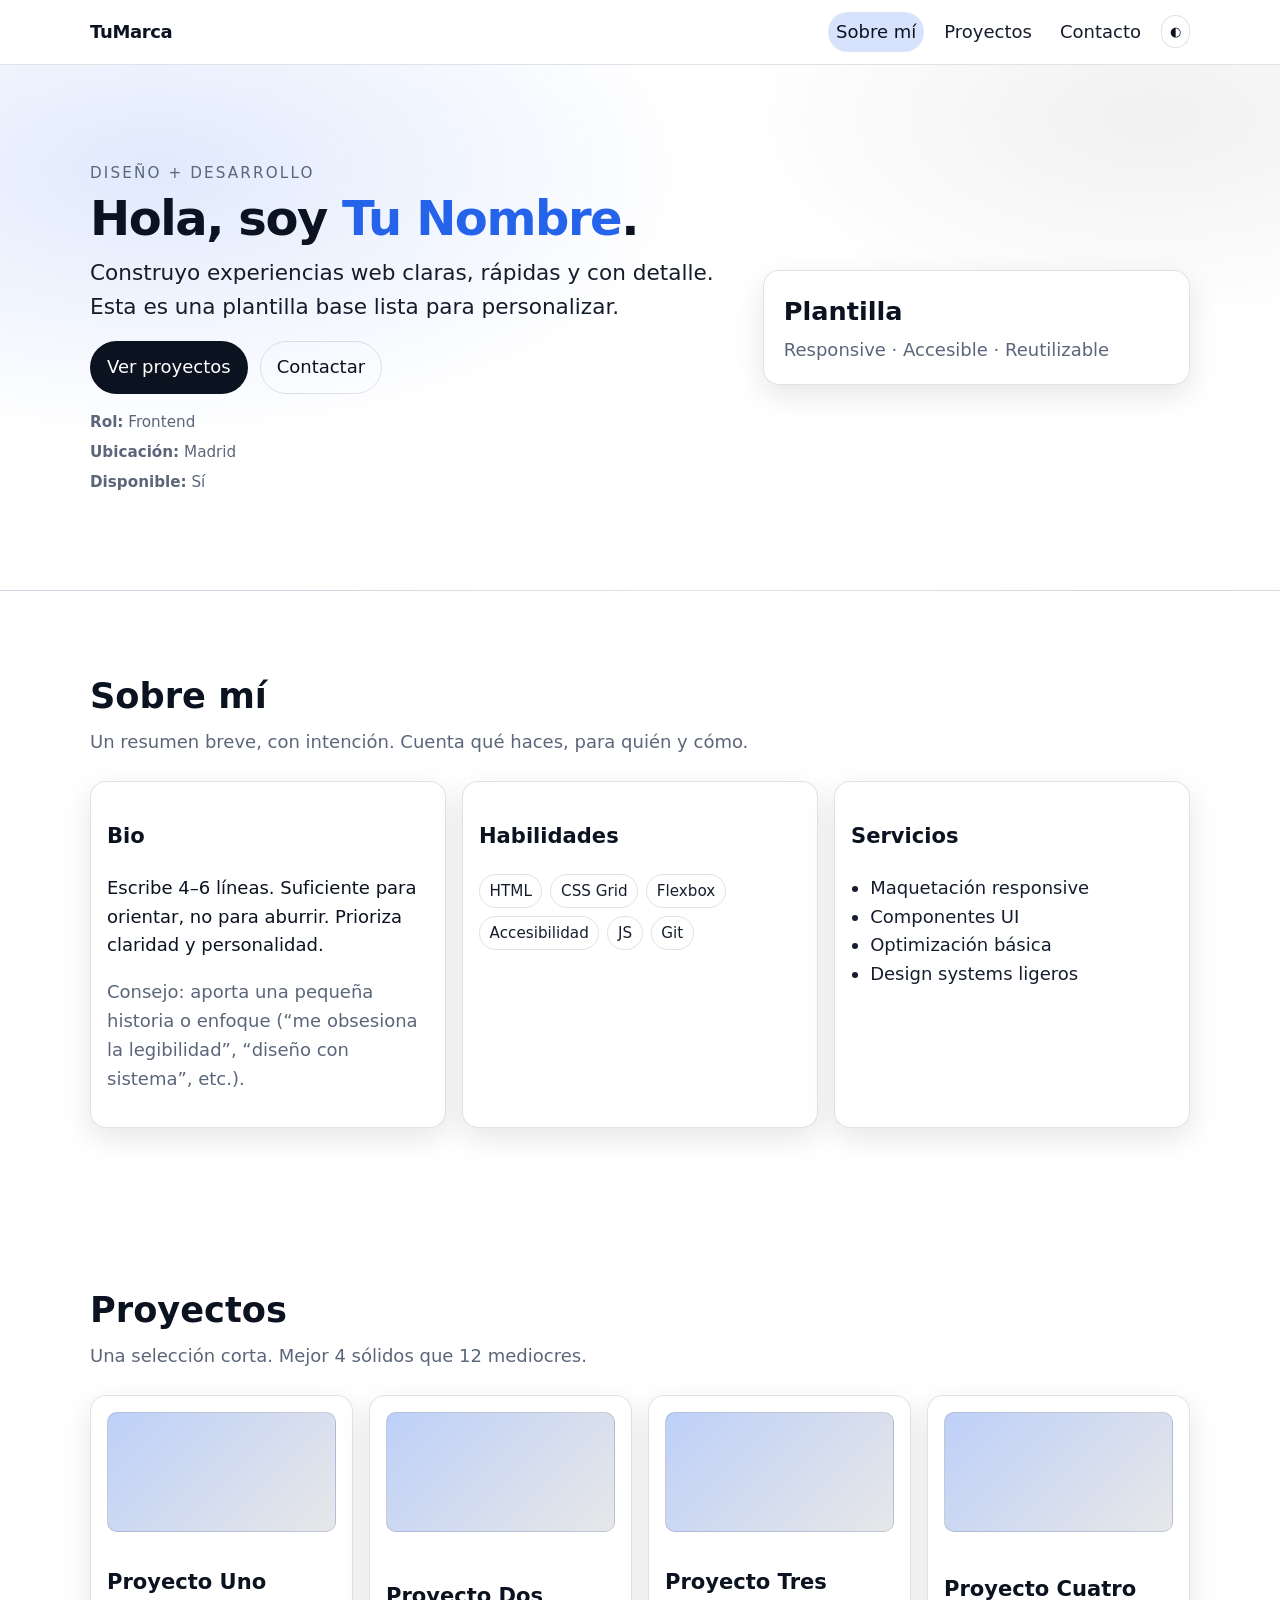
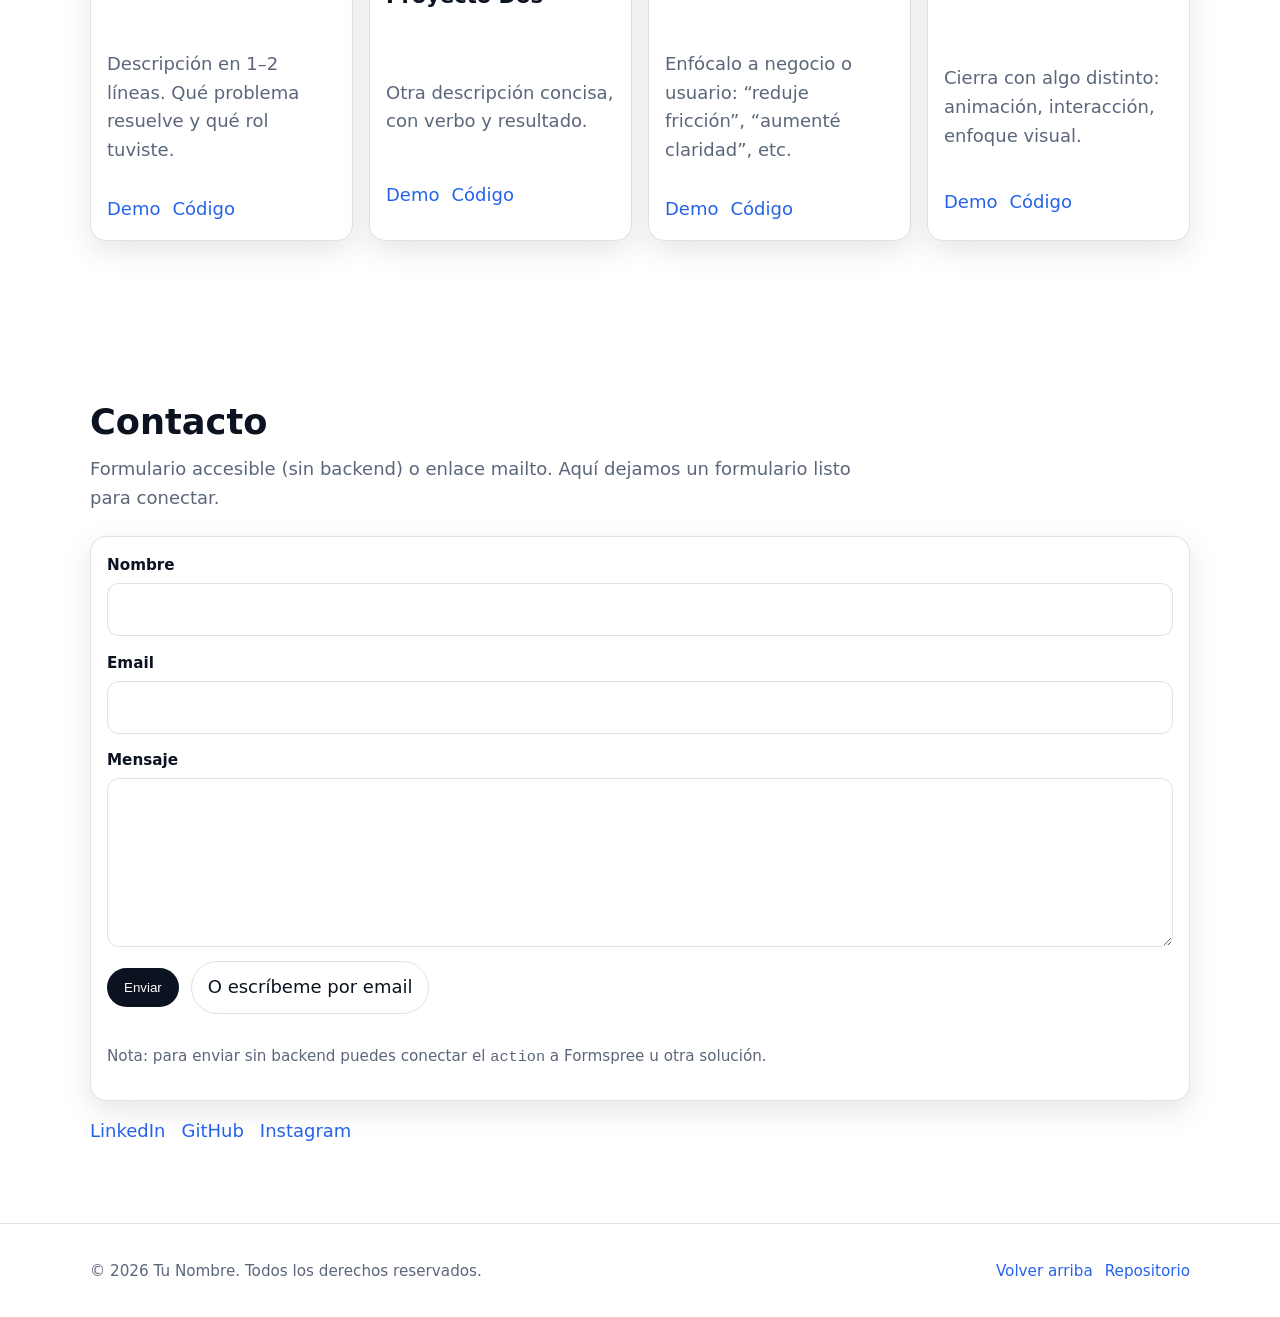
<file: index.html>
<!doctype html>
<html lang="es">
<head>
  <meta charset="utf-8" />
  <meta name="viewport" content="width=device-width, initial-scale=1" />

  <title>Tu Nombre — Portfolio</title>
  <meta name="description" content="Plantilla profesional de portfolio: responsive, accesible y con animaciones cuidadas." />
  <meta name="keywords" content="portfolio, web, frontend, diseño, css, html" />
  <meta name="theme-color" content="#0b1220" />

  <!-- Open Graph -->
  <meta property="og:title" content="Tu Nombre — Portfolio" />
  <meta property="og:description" content="Plantilla profesional de portfolio: responsive, accesible y con animaciones cuidadas." />
  <meta property="og:type" content="website" />
  <meta property="og:url" content="https://your-username.github.io/portfolio-template/" />

  <!-- Twitter -->
  <meta name="twitter:card" content="summary" />
  <meta name="twitter:title" content="Tu Nombre — Portfolio" />
  <meta name="twitter:description" content="Plantilla profesional de portfolio: responsive, accesible y con animaciones cuidadas." />

  <!-- Favicon placeholders (reemplazar con tus iconos reales) -->
  <link rel="icon" href="data:,">

  <link rel="stylesheet" href="./assets/css/index.css" />
</head>

<body>
  <a class="skip-link" href="#main">Saltar al contenido</a>

  <header class="site-header">
    <div class="container header-inner">
      <a class="brand" href="#top" aria-label="Inicio">TuMarca</a>

      <button class="icon-button nav-toggle" type="button"
        aria-controls="primary-nav"
        aria-expanded="false">
        <span class="sr-only">Abrir menú</span>
        <!-- burger -->
        <svg width="24" height="24" viewBox="0 0 24 24" aria-hidden="true">
          <path d="M4 6h16M4 12h16M4 18h16" fill="none" stroke="currentColor" stroke-width="2" stroke-linecap="round"/>
        </svg>
      </button>

      <nav id="primary-nav" class="nav" aria-label="Navegación principal">
        <a href="#about">Sobre mí</a>
        <a href="#projects">Proyectos</a>
        <a href="#contact">Contacto</a>
        <button class="icon-button theme-toggle" type="button" aria-label="Cambiar tema">
          <span class="theme-toggle__icon" aria-hidden="true">◐</span>
        </button>
      </nav>
    </div>
  </header>

  <main id="main">
    <section class="hero" id="top">
      <div class="container hero-inner">
        <div class="hero-copy">
          <p class="eyebrow">Diseño + Desarrollo</p>
          <h1>Hola, soy <span class="accent">Tu Nombre</span>.</h1>
          <p class="lead">
            Construyo experiencias web claras, rápidas y con detalle. Esta es una plantilla base lista para personalizar.
          </p>

          <div class="hero-cta">
            <a class="button" href="#projects">Ver proyectos</a>
            <a class="button button--ghost" href="#contact">Contactar</a>
          </div>

          <ul class="hero-meta" aria-label="Datos rápidos">
            <li><strong>Rol:</strong> Frontend</li>
            <li><strong>Ubicación:</strong> Madrid</li>
            <li><strong>Disponible:</strong> Sí</li>
          </ul>
        </div>

        <div class="hero-card" aria-hidden="true">
          <div class="hero-card__glass">
            <p class="hero-card__title">Plantilla</p>
            <p class="hero-card__subtitle">Responsive · Accesible · Reutilizable</p>
          </div>
        </div>
      </div>
    </section>

    <section class="section" id="about">
      <div class="container">
        <header class="section-header">
          <h2>Sobre mí</h2>
          <p>Un resumen breve, con intención. Cuenta qué haces, para quién y cómo.</p>
        </header>

        <div class="about-grid">
          <div class="card">
            <h3>Bio</h3>
            <p>
              Escribe 4–6 líneas. Suficiente para orientar, no para aburrir. Prioriza claridad y personalidad.
            </p>
            <p class="muted">
              Consejo: aporta una pequeña historia o enfoque (“me obsesiona la legibilidad”, “diseño con sistema”, etc.).
            </p>
          </div>

          <div class="card">
            <h3>Habilidades</h3>
            <ul class="tags">
              <li>HTML</li>
              <li>CSS Grid</li>
              <li>Flexbox</li>
              <li>Accesibilidad</li>
              <li>JS</li>
              <li>Git</li>
            </ul>
          </div>

          <div class="card">
            <h3>Servicios</h3>
            <ul class="list">
              <li>Maquetación responsive</li>
              <li>Componentes UI</li>
              <li>Optimización básica</li>
              <li>Design systems ligeros</li>
            </ul>
          </div>
        </div>
      </div>
    </section>

    <section class="section" id="projects">
      <div class="container">
        <header class="section-header">
          <h2>Proyectos</h2>
          <p>Una selección corta. Mejor 4 sólidos que 12 mediocres.</p>
        </header>

        <div class="projects-grid">
          <article class="project card">
            <div class="project-media" role="img" aria-label="Imagen de proyecto (placeholder)"></div>
            <h3>Proyecto Uno</h3>
            <p class="muted">Descripción en 1–2 líneas. Qué problema resuelve y qué rol tuviste.</p>
            <div class="project-links">
              <a class="link" href="#" aria-label="Abrir demo en vivo (placeholder)">Demo</a>
              <a class="link" href="#" aria-label="Abrir repositorio (placeholder)">Código</a>
            </div>
          </article>

          <article class="project card">
            <div class="project-media" role="img" aria-label="Imagen de proyecto (placeholder)"></div>
            <h3>Proyecto Dos</h3>
            <p class="muted">Otra descripción concisa, con verbo y resultado.</p>
            <div class="project-links">
              <a class="link" href="#">Demo</a>
              <a class="link" href="#">Código</a>
            </div>
          </article>

          <article class="project card">
            <div class="project-media" role="img" aria-label="Imagen de proyecto (placeholder)"></div>
            <h3>Proyecto Tres</h3>
            <p class="muted">Enfócalo a negocio o usuario: “reduje fricción”, “aumenté claridad”, etc.</p>
            <div class="project-links">
              <a class="link" href="#">Demo</a>
              <a class="link" href="#">Código</a>
            </div>
          </article>

          <article class="project card">
            <div class="project-media" role="img" aria-label="Imagen de proyecto (placeholder)"></div>
            <h3>Proyecto Cuatro</h3>
            <p class="muted">Cierra con algo distinto: animación, interacción, enfoque visual.</p>
            <div class="project-links">
              <a class="link" href="#">Demo</a>
              <a class="link" href="#">Código</a>
            </div>
          </article>
        </div>
      </div>
    </section>

    <section class="section" id="contact">
      <div class="container">
        <header class="section-header">
          <h2>Contacto</h2>
          <p>Formulario accesible (sin backend) o enlace mailto. Aquí dejamos un formulario listo para conectar.</p>
        </header>

        <form class="form card" action="#" method="post">
          <div class="form-row">
            <label for="name">Nombre</label>
            <input id="name" name="name" type="text" autocomplete="name" required />
          </div>

          <div class="form-row">
            <label for="email">Email</label>
            <input id="email" name="email" type="email" autocomplete="email" required />
          </div>

          <div class="form-row">
            <label for="message">Mensaje</label>
            <textarea id="message" name="message" rows="5" required></textarea>
          </div>

          <div class="form-actions">
            <button class="button" type="submit">Enviar</button>
            <a class="button button--ghost" href="mailto:tuemail@ejemplo.com">O escríbeme por email</a>
          </div>

          <p class="muted small">
            Nota: para enviar sin backend puedes conectar el <code>action</code> a Formspree u otra solución.
          </p>
        </form>

        <div class="social">
          <a class="link" href="#" aria-label="LinkedIn (placeholder)">LinkedIn</a>
          <a class="link" href="#" aria-label="GitHub (placeholder)">GitHub</a>
          <a class="link" href="#" aria-label="Instagram (placeholder)">Instagram</a>
        </div>
      </div>
    </section>
  </main>

  <footer class="site-footer">
    <div class="container footer-inner">
      <p>© <span id="year"></span> Tu Nombre. Todos los derechos reservados.</p>
      <div class="footer-links">
        <a class="link" href="#top">Volver arriba</a>
        <a class="link" href="#" aria-label="Repositorio en GitHub (placeholder)">Repositorio</a>
      </div>
    </div>
  </footer>

  <script src="./assets/js/main.js" defer></script>
</body>
</html>
</file>
<file: assets/css/index.css>
/* index.css — "barrel" file: centraliza imports */
@import url("./base.css");
@import url("./layout.css");
@import url("./components.css");
</file>
